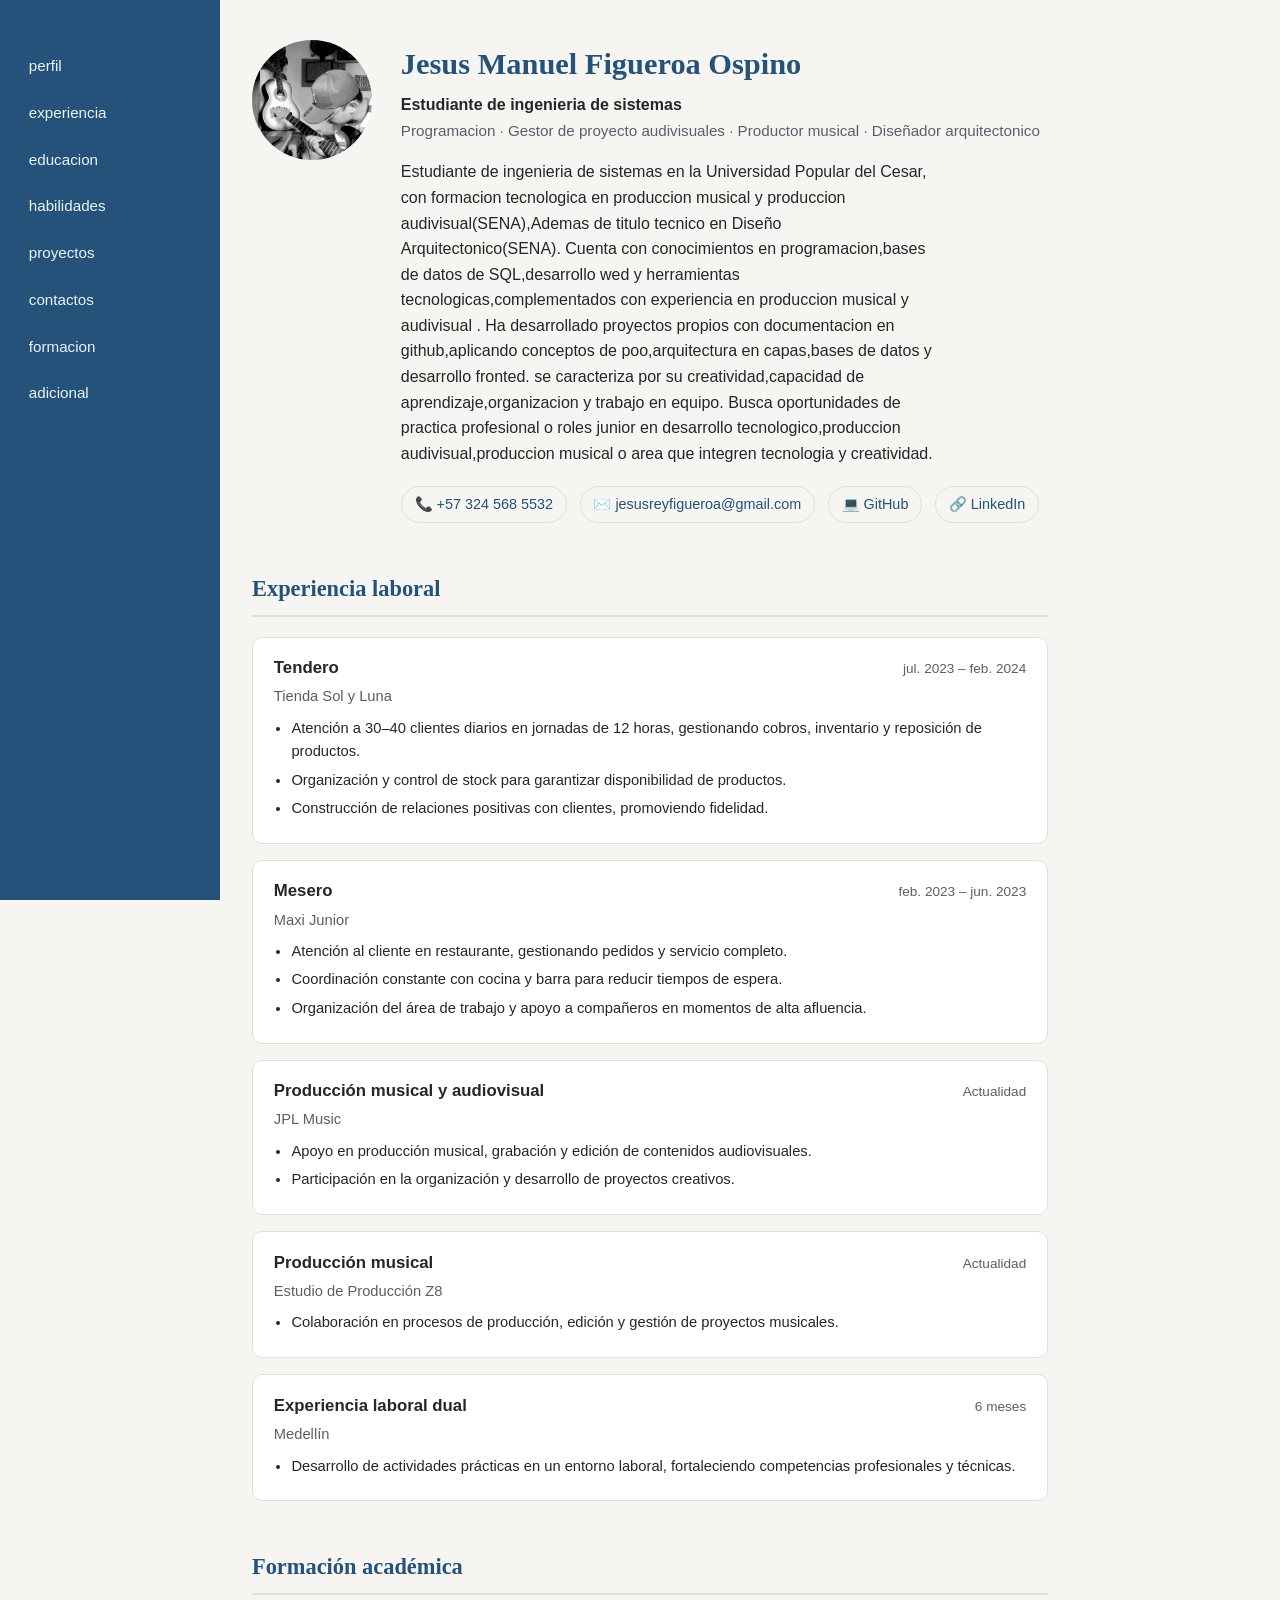
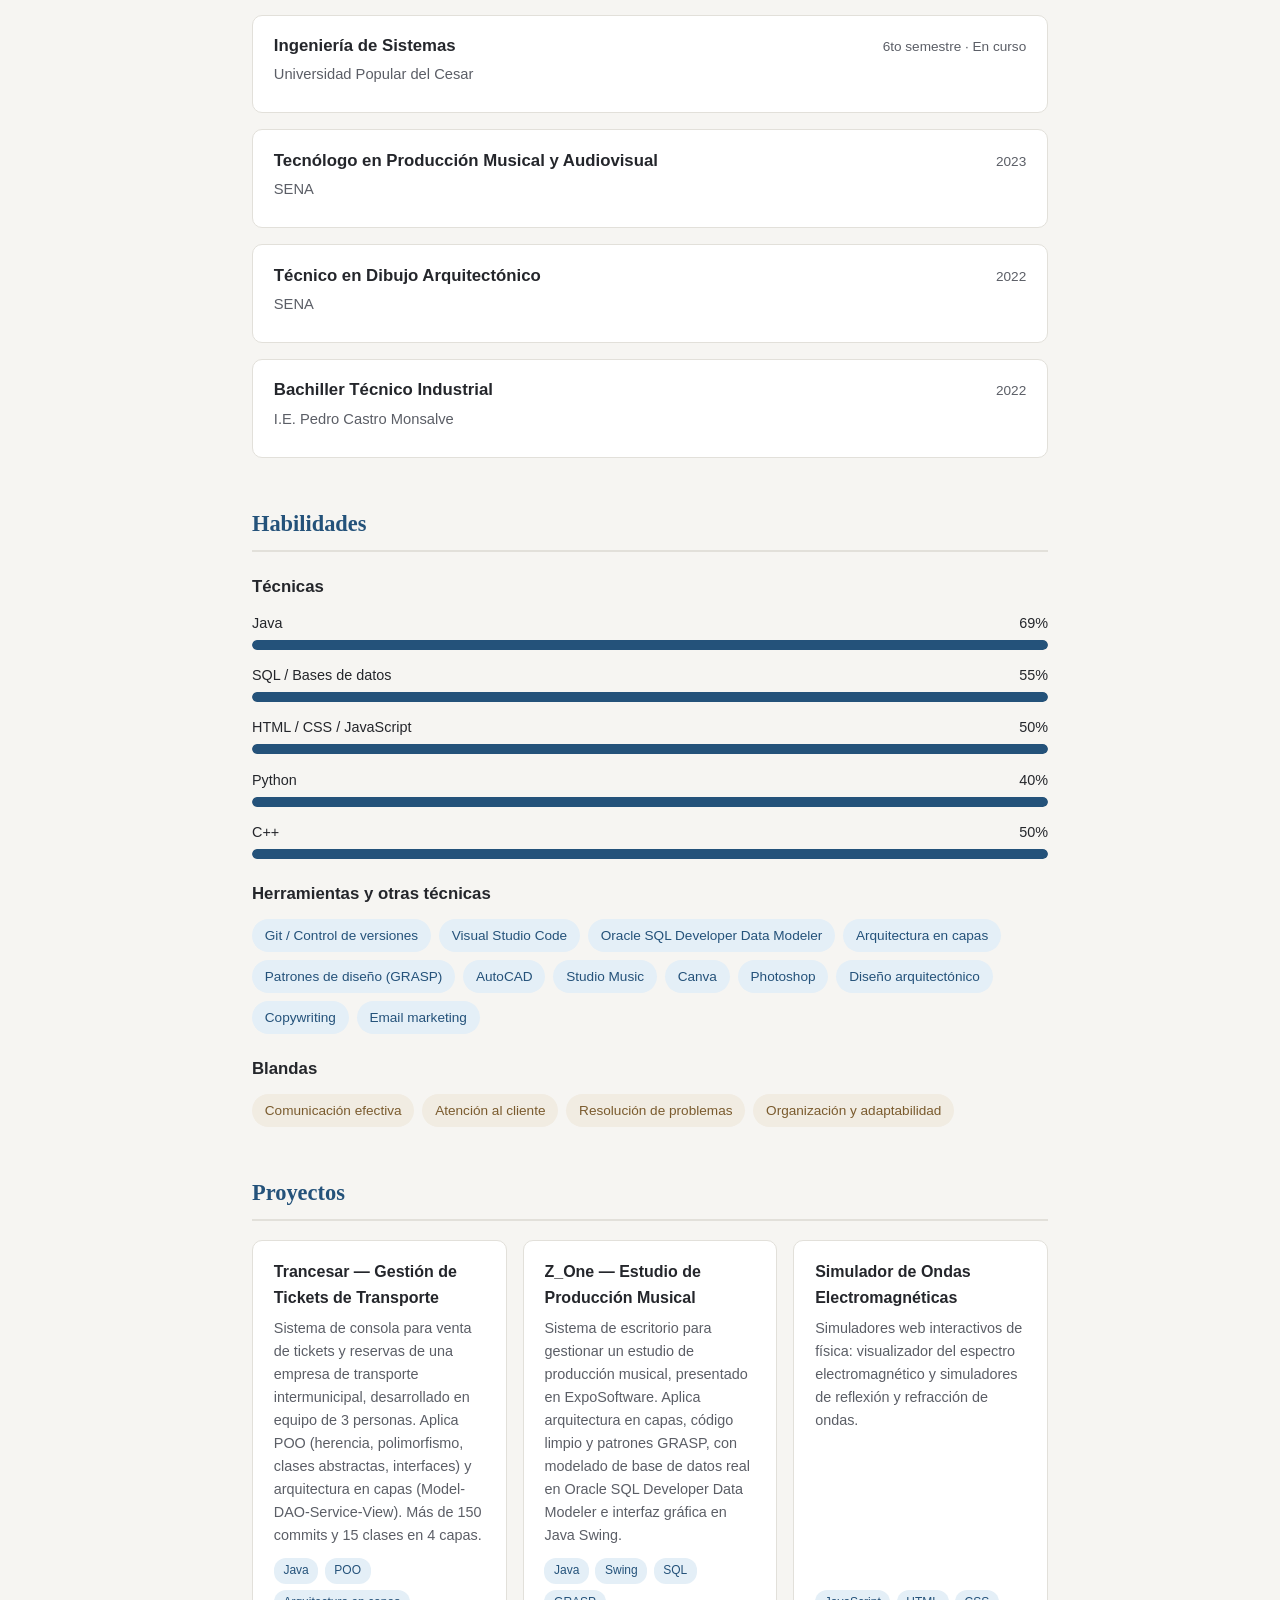
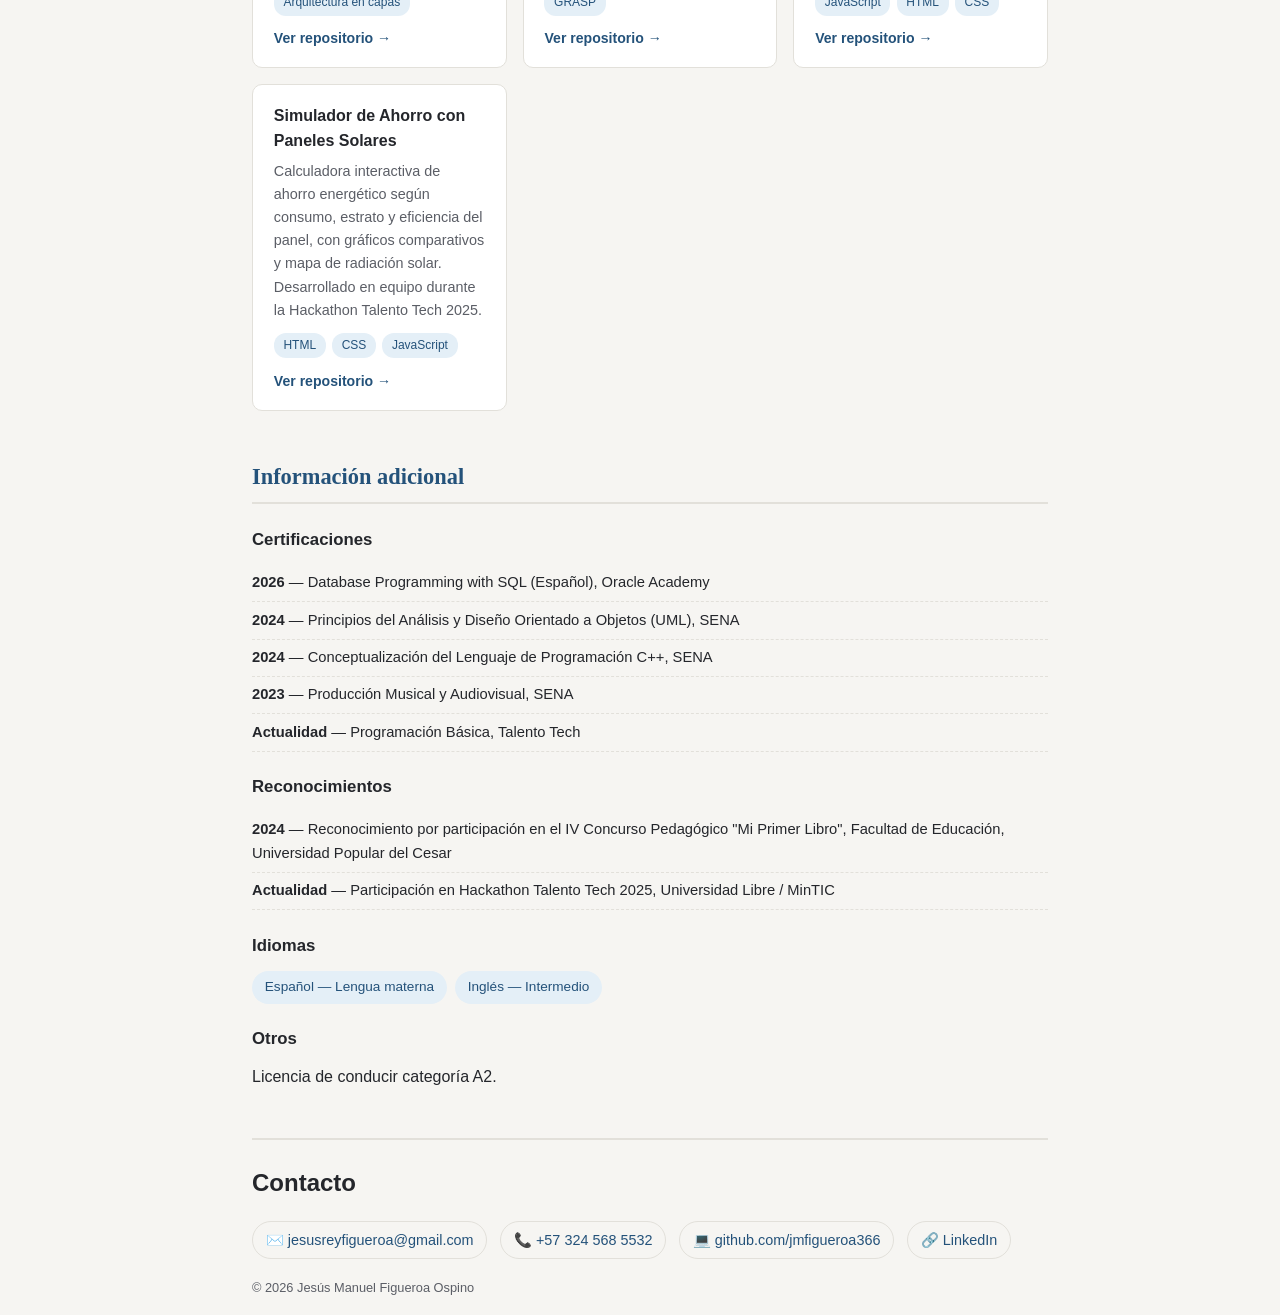
<file: index.html>
<!DOCTYPE html>
<html lang="es">
<head>
    <meta charset="UTF-8">
    <meta name="viewport" content="width=device-width, initial-scale=1.0">
    <title>Hoja de vida - jesus manuel figueroa ospino</title>
    <link rel="stylesheet" href="style.css">
</head>

<body>
    <input type="checkbox" id="menu-check">
    <nav id="nav-lateral">
    <label for="menu-check" class="nav-toggle" aria-label="abrir menu">☰</label>
    <ul id="nav-lista">
        <li><a href="#perfil">perfil</a></li>
        <li><a href="#experiencia">experiencia</a></li>
        <li><a href="#formacion">educacion</a></li>
        <li><a href="#habilidades">habilidades</a></li>
        <li><a href="#proyectos">proyectos</a></li>
        <li><a href="#contacto">contactos</a></li>
        <li><a href="#formacion">formacion</a></li>
        <li><a href="#adicional">adicional</a></li>
    </ul>
    </nav>
    <main>
        <header class="encabezado" id="perfil">
            <div class="foto-wrap">
              <img src="jesus.jpg" alt="Jesús Figueroa" class="foto">
            </div>
            <div>
                <h1>Jesus Manuel Figueroa Ospino</h1>
                <p class="titulo"> Estudiante de ingenieria de sistemas </p>
              <p class="subtitulo"> Programacion · Gestor de proyecto audivisuales · Productor musical · Diseñador arquitectonico </p>
            <p class="perfil-texto">
                Estudiante de ingenieria de sistemas en la Universidad Popular del Cesar,
                con formacion tecnologica en produccion musical y produccion audivisual(SENA),Ademas
                de titulo tecnico en Diseño Arquitectonico(SENA).
                
                Cuenta con conocimientos en programacion,bases de datos de SQL,desarrollo wed y
                herramientas tecnologicas,complementados con experiencia en produccion musical y audivisual . 
                
                Ha desarrollado proyectos propios con documentacion en github,aplicando
                conceptos de poo,arquitectura en capas,bases de datos y desarrollo fronted.

                se caracteriza por su creatividad,capacidad de aprendizaje,organizacion y trabajo
                en equipo.

                Busca oportunidades de practica profesional o roles junior en desarrollo tecnologico,produccion audivisual,produccion musical o area que integren
                tecnologia y creatividad.
            </p>
            <div class="contacto-rapido">
          <a href="tel:+573245685532">📞 +57 324 568 5532</a>
          <a href="mailto:jesusreyfigueroa@gmail.com">✉️ jesusreyfigueroa@gmail.com</a>
          <a href="https://github.com/jmfigueroa366" target="_blank" rel="noopener">💻 GitHub</a>
          <a href="https://www.linkedin.com/in/jesus-figueroa-876b9131a" target="_blank" rel="noopener">🔗 LinkedIn</a>
        </div>
            </div>
        </header>
         <section class="seccion" id="experiencia">
      <h2>Experiencia laboral</h2>
 
      <div class="tarjeta">
        <div class="tarjeta-cabecera">
          <h3>Tendero</h3>
          <span class="periodo">jul. 2023 – feb. 2024</span>
        </div>
        <p class="institucion">Tienda Sol y Luna</p>
        <ul>
          <li>Atención a 30–40 clientes diarios en jornadas de 12 horas, gestionando cobros, inventario y reposición de productos.</li>
          <li>Organización y control de stock para garantizar disponibilidad de productos.</li>
          <li>Construcción de relaciones positivas con clientes, promoviendo fidelidad.</li>
        </ul>
      </div>
 
      <div class="tarjeta">
        <div class="tarjeta-cabecera">
          <h3>Mesero</h3>
          <span class="periodo">feb. 2023 – jun. 2023</span>
        </div>
        <p class="institucion">Maxi Junior</p>
        <ul>
          <li>Atención al cliente en restaurante, gestionando pedidos y servicio completo.</li>
          <li>Coordinación constante con cocina y barra para reducir tiempos de espera.</li>
          <li>Organización del área de trabajo y apoyo a compañeros en momentos de alta afluencia.</li>
        </ul>
      </div>

      <div class="tarjeta">
        <div class="tarjeta-cabecera">
          <h3>Producción musical y audiovisual</h3>
          <span class="periodo">Actualidad</span>
        </div>
        <p class="institucion">JPL Music</p>
        <ul>
          <li>Apoyo en producción musical, grabación y edición de contenidos audiovisuales.</li>
          <li>Participación en la organización y desarrollo de proyectos creativos.</li>
        </ul>
      </div>

      <div class="tarjeta">
        <div class="tarjeta-cabecera">
          <h3>Producción musical</h3>
          <span class="periodo">Actualidad</span>
        </div>
        <p class="institucion">Estudio de Producción Z8</p>
        <ul>
          <li>Colaboración en procesos de producción, edición y gestión de proyectos musicales.</li>
        </ul>
      </div>

      <div class="tarjeta">
        <div class="tarjeta-cabecera">
          <h3>Experiencia laboral dual</h3>
          <span class="periodo">6 meses</span>
        </div>
        <p class="institucion">Medellín</p>
        <ul>
          <li>Desarrollo de actividades prácticas en un entorno laboral, fortaleciendo competencias profesionales y técnicas.</li>
        </ul>
      </div>
    </section>

    <section class="seccion" id="formacion">
      <h2>Formación académica</h2>
 
      <div class="tarjeta">
        <div class="tarjeta-cabecera">
          <h3>Ingeniería de Sistemas</h3>
          <span class="periodo">6to semestre · En curso</span>
        </div>
        <p class="institucion">Universidad Popular del Cesar</p>
      </div>

      <div class="tarjeta">
        <div class="tarjeta-cabecera">
          <h3>Tecnólogo en Producción Musical y Audiovisual</h3>
          <span class="periodo">2023</span>
        </div>
        <p class="institucion">SENA</p>
      </div>
 
      <div class="tarjeta">
        <div class="tarjeta-cabecera">
          <h3>Técnico en Dibujo Arquitectónico</h3>
          <span class="periodo">2022</span>
        </div>
        <p class="institucion">SENA</p>
      </div>
 
      <div class="tarjeta">
        <div class="tarjeta-cabecera">
          <h3>Bachiller Técnico Industrial</h3>
          <span class="periodo">2022</span>
        </div>
        <p class="institucion">I.E. Pedro Castro Monsalve</p>
      </div>
    </section>

    <section class="seccion" id="habilidades">
      <h2>Habilidades</h2>
 
      <h3 class="subtitulo-seccion">Técnicas</h3>
      <!-- El porcentaje se controla solo con CSS: la clase nivel-85 define
           el ancho final de la barra (ver style.css) -->
      <div class="barra-grupo">
        <div class="barra">
          <div class="barra-info"><span>Java</span><span>69%</span></div>
          <div class="barra-fondo"><div class="barra-relleno nivel-69"></div></div>
        </div>
        <div class="barra">
          <div class="barra-info"><span>SQL / Bases de datos</span><span>55%</span></div>
          <div class="barra-fondo"><div class="barra-relleno nivel-55"></div></div>
        </div>
        <div class="barra">
          <div class="barra-info"><span>HTML / CSS / JavaScript</span><span>50%</span></div>
          <div class="barra-fondo"><div class="barra-relleno nivel-50"></div></div>
        </div>
        <div class="barra">
          <div class="barra-info"><span>Python</span><span>40%</span></div>
          <div class="barra-fondo"><div class="barra-relleno nivel-40"></div></div>
        </div>
        <div class="barra">
          <div class="barra-info"><span>C++</span><span>50%</span></div>
          <div class="barra-fondo"><div class="barra-relleno nivel-50"></div></div>
        </div>
      </div>
 
      <h3 class="subtitulo-seccion">Herramientas y otras técnicas</h3>
      <div class="badges">
        <span class="badge">Git / Control de versiones</span>
        <span class="badge">Visual Studio Code</span>
        <span class="badge">Oracle SQL Developer Data Modeler</span>
        <span class="badge">Arquitectura en capas</span>
        <span class="badge">Patrones de diseño (GRASP)</span>
        <span class="badge">AutoCAD</span>
        <span class="badge">Studio Music</span>
        <span class="badge">Canva</span>
        <span class="badge">Photoshop</span>
        <span class="badge">Diseño arquitectónico</span>
        <span class="badge">Copywriting</span>
        <span class="badge">Email marketing</span>
      </div>
 
      <h3 class="subtitulo-seccion">Blandas</h3>
      <div class="badges">
        <span class="badge badge-alt">Comunicación efectiva</span>
        <span class="badge badge-alt">Atención al cliente</span>
        <span class="badge badge-alt">Resolución de problemas</span>
        <span class="badge badge-alt">Organización y adaptabilidad</span>
      </div>
    </section>

    <section class="seccion" id="proyectos">
      <h2>Proyectos</h2>
      <div class="proyectos-grid">
 
        <div class="proyecto-tarjeta">
          <h3>Trancesar — Gestión de Tickets de Transporte</h3>
          <p>Sistema de consola para venta de tickets y reservas de una empresa de transporte intermunicipal, desarrollado en equipo de 3 personas. Aplica POO (herencia, polimorfismo, clases abstractas, interfaces) y arquitectura en capas (Model-DAO-Service-View). Más de 150 commits y 15 clases en 4 capas.</p>
          <div class="proyecto-tecnologias">
            <span>Java</span><span>POO</span><span>Arquitectura en capas</span>
          </div>
          <a href="https://github.com/jmfigueroa366/Trancesar" target="_blank" rel="noopener">Ver repositorio →</a>
        </div>
 
        <div class="proyecto-tarjeta">
          <h3>Z_One — Estudio de Producción Musical</h3>
          <p>Sistema de escritorio para gestionar un estudio de producción musical, presentado en ExpoSoftware. Aplica arquitectura en capas, código limpio y patrones GRASP, con modelado de base de datos real en Oracle SQL Developer Data Modeler e interfaz gráfica en Java Swing.</p>
          <div class="proyecto-tecnologias">
            <span>Java</span><span>Swing</span><span>SQL</span><span>GRASP</span>
          </div>
          <a href="https://github.com/jmfigueroa366/z_one" target="_blank" rel="noopener">Ver repositorio →</a>
        </div>
 
        <div class="proyecto-tarjeta">
          <h3>Simulador de Ondas Electromagnéticas</h3>
          <p>Simuladores web interactivos de física: visualizador del espectro electromagnético y simuladores de reflexión y refracción de ondas.</p>
          <div class="proyecto-tecnologias">
            <span>JavaScript</span><span>HTML</span><span>CSS</span>
          </div>
          <a href="https://github.com/jmfigueroa366/Onda_electromagneticas" target="_blank" rel="noopener">Ver repositorio →</a>
        </div>
 
        <div class="proyecto-tarjeta">
          <h3>Simulador de Ahorro con Paneles Solares</h3>
          <p>Calculadora interactiva de ahorro energético según consumo, estrato y eficiencia del panel, con gráficos comparativos y mapa de radiación solar. Desarrollado en equipo durante la Hackathon Talento Tech 2025.</p>
          <div class="proyecto-tecnologias">
            <span>HTML</span><span>CSS</span><span>JavaScript</span>
          </div>
          <a href="https://github.com/JesusC2003/TalentoTech" target="_blank" rel="noopener">Ver repositorio →</a>
        </div>
 
      </div>
    </section>

<section class="seccion" id="adicional">
      <h2>Información adicional</h2>
 
      <h3 class="subtitulo-seccion">Certificaciones</h3>
      <ul class="lista-simple">
        <li><strong>2026</strong> — Database Programming with SQL (Español), Oracle Academy</li>
        <li><strong>2024</strong> — Principios del Análisis y Diseño Orientado a Objetos (UML), SENA</li>
        <li><strong>2024</strong> — Conceptualización del Lenguaje de Programación C++, SENA</li>
        <li><strong>2023</strong> — Producción Musical y Audiovisual, SENA</li>
        <li><strong>Actualidad</strong> — Programación Básica, Talento Tech</li>
      </ul>
 
      <h3 class="subtitulo-seccion">Reconocimientos</h3>
      <ul class="lista-simple">
        <li><strong>2024</strong> — Reconocimiento por participación en el IV Concurso Pedagógico "Mi Primer Libro", Facultad de Educación, Universidad Popular del Cesar</li>
        <li><strong>Actualidad</strong> — Participación en Hackathon Talento Tech 2025, Universidad Libre / MinTIC</li>
      </ul>
 
      <h3 class="subtitulo-seccion">Idiomas</h3>
      <div class="badges">
        <span class="badge">Español — Lengua materna</span>
        <span class="badge">Inglés — Intermedio</span>
      </div>
 
      <h3 class="subtitulo-seccion">Otros</h3>
      <p>Licencia de conducir categoría A2.</p>
    </section>
    
<footer class="pie" id="contacto">
      <h2>Contacto</h2>
      <div class="contacto-rapido">
        <a href="mailto:jesusreyfigueroa@gmail.com">✉️ jesusreyfigueroa@gmail.com</a>
        <a href="tel:+573245685532">📞 +57 324 568 5532</a>
        <a href="https://github.com/jmfigueroa366" target="_blank" rel="noopener">💻 github.com/jmfigueroa366</a>
        <a href="https://www.linkedin.com/in/jesus-figueroa-876b9131a" target="_blank" rel="noopener">🔗 LinkedIn</a>
      </div>
      <!-- El año va escrito a mano porque sin JavaScript no se puede calcular automáticamente -->
      <p class="derechos">© 2026 Jesús Manuel Figueroa Ospino</p>
    </footer>

    </main>
</body>
</html>
</file>
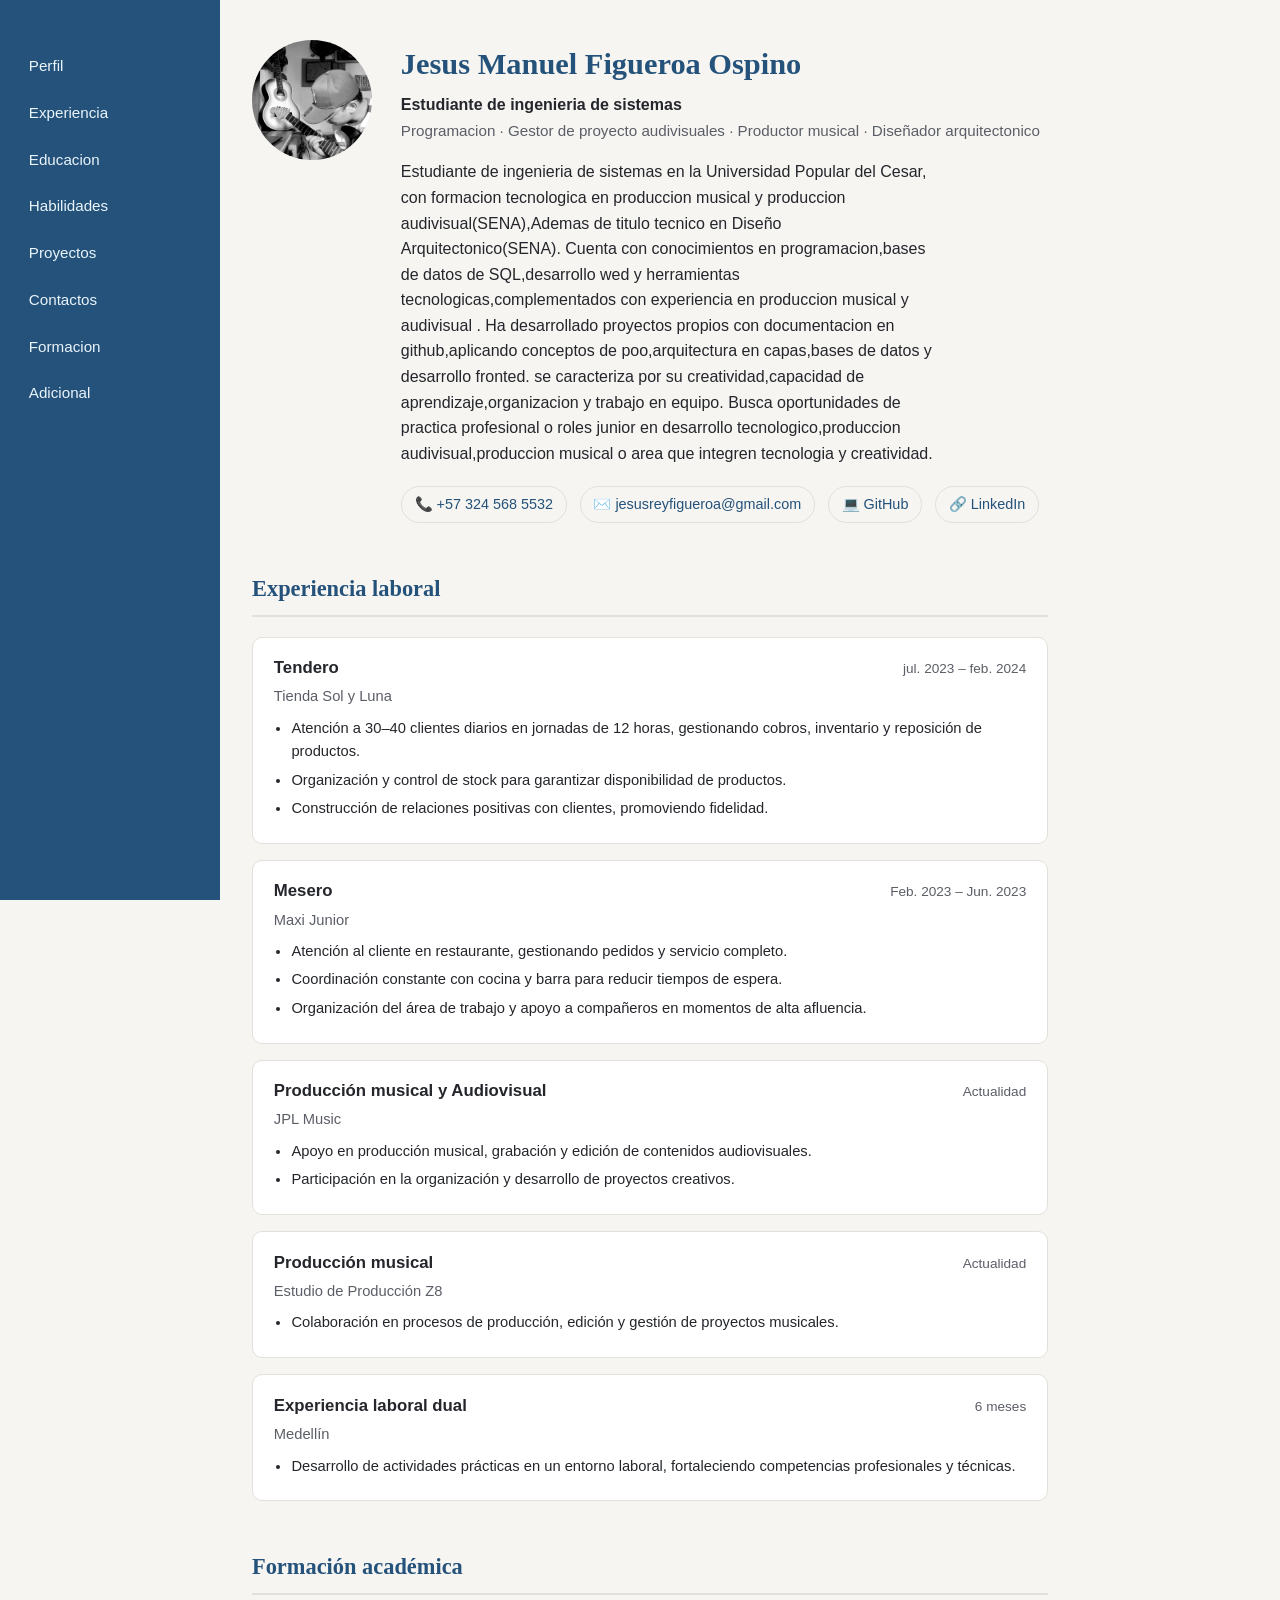
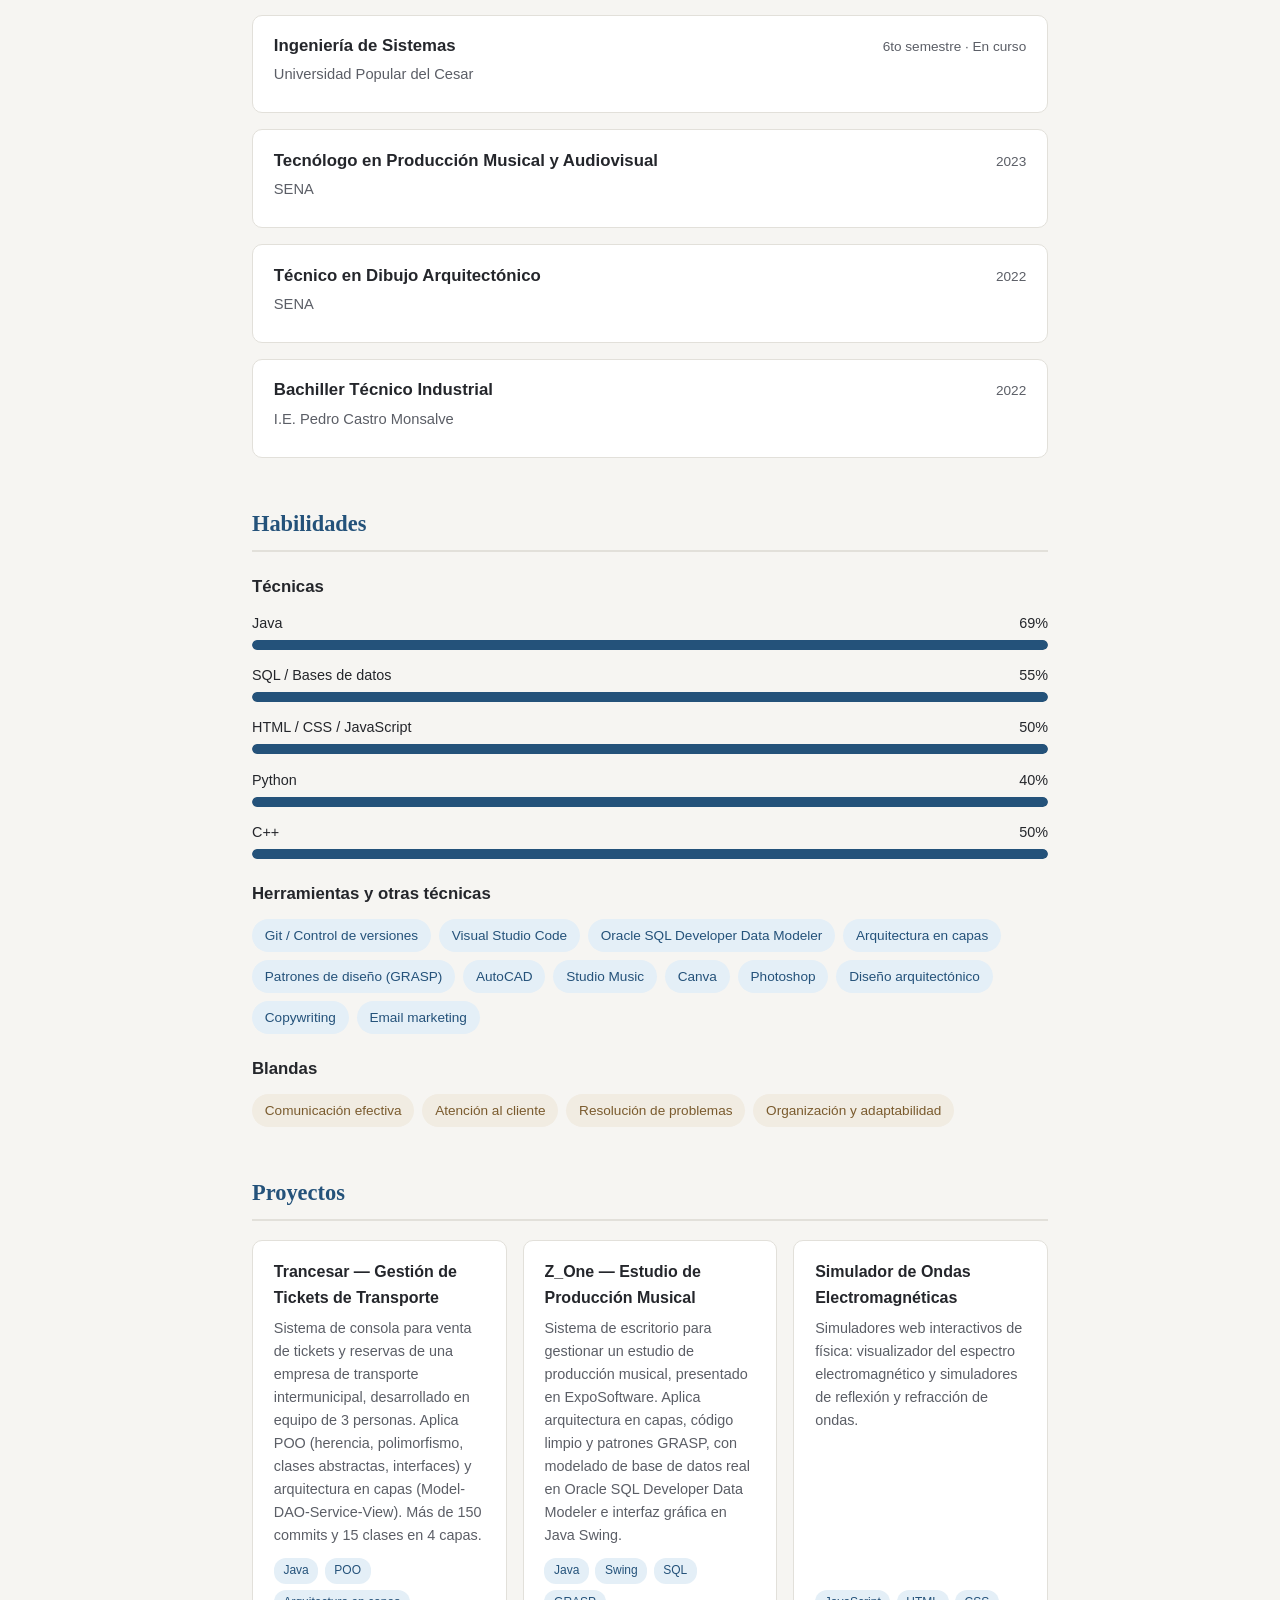
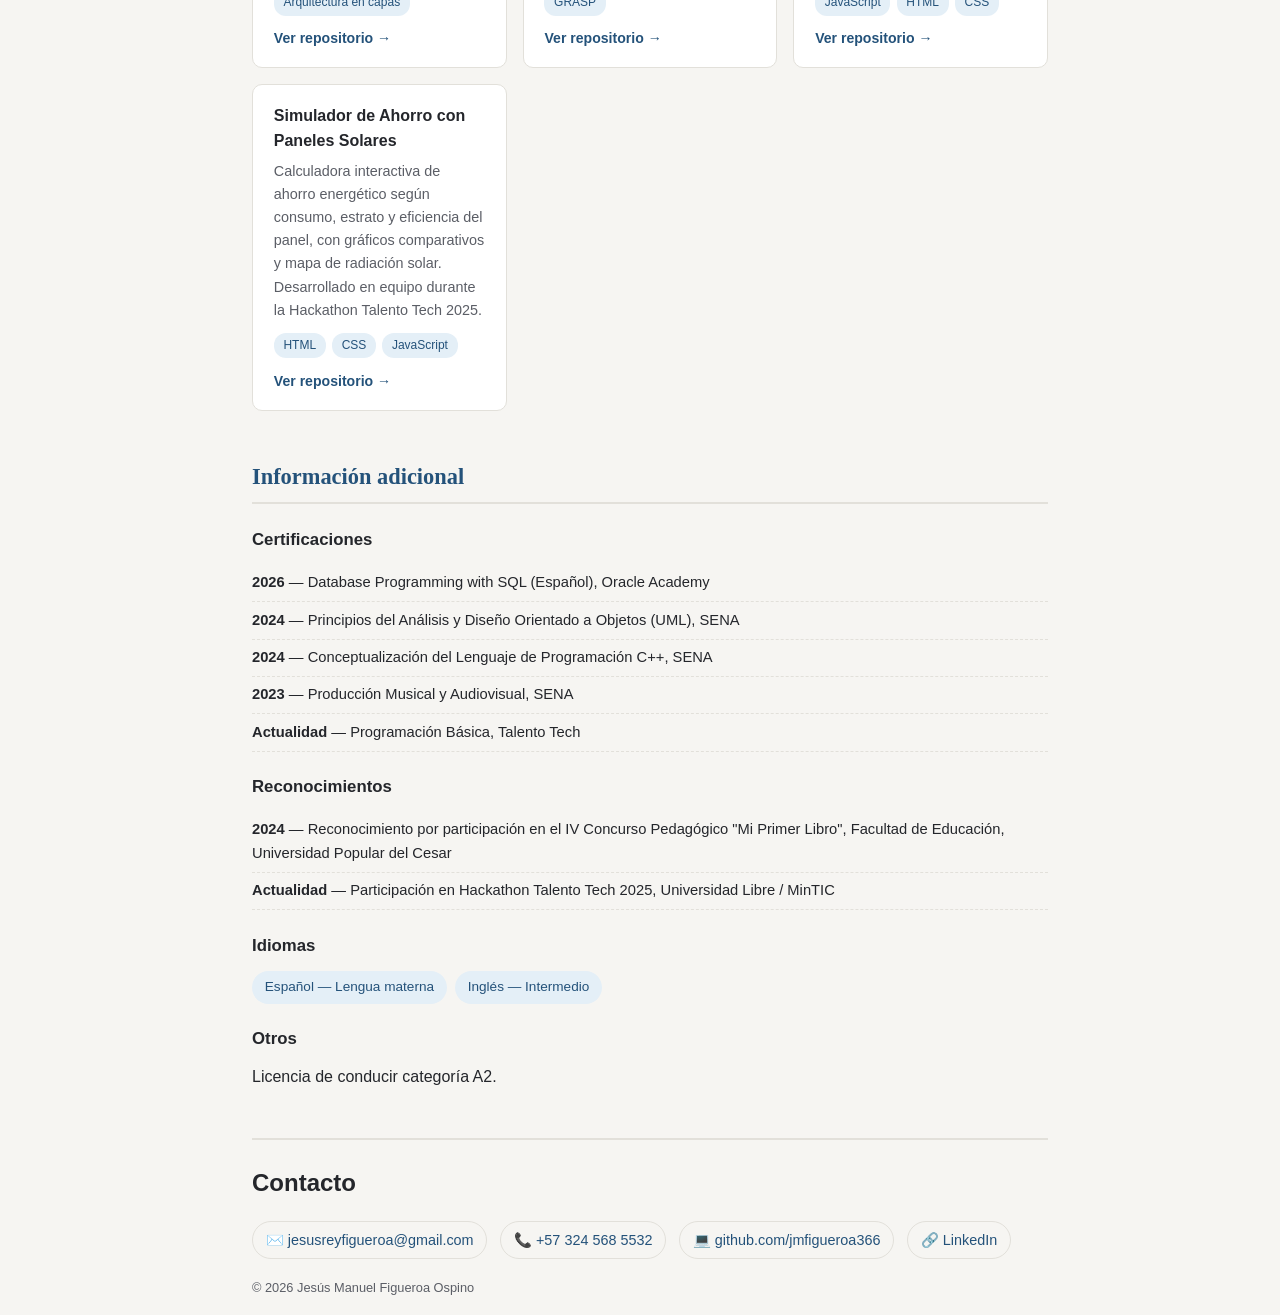
<file: hoja_1.html>
<!DOCTYPE html>
<html lang="es">
<head>
    <meta charset="UTF-8">
    <meta name="viewport" content="width=device-width, initial-scale=1.0">
    <title>Hoja de vida - jesus manuel figueroa ospino</title>
    <link rel="stylesheet" href="style.css">
</head>

<body>
    <input type="checkbox" id="menu-check">
    <nav id="nav-lateral">
    <label for="menu-check" class="nav-toggle" aria-label="abrir menu">☰</label>
    <ul id="nav-lista">
        <li><a href="#perfil">Perfil</a></li>
        <li><a href="#experiencia">Experiencia</a></li>
        <li><a href="#formacion">Educacion</a></li>
        <li><a href="#habilidades">Habilidades</a></li>
        <li><a href="#proyectos">Proyectos</a></li>
        <li><a href="#contacto">Contactos</a></li>
        <li><a href="#formacion">Formacion</a></li>
        <li><a href="#adicional">Adicional</a></li>
    </ul>
    </nav>
    <main>
        <header class="encabezado" id="perfil">
            <div class="foto-wrap">
              <img src="jesus.jpg" alt="Jesús Figueroa" class="foto">
            </div>
            <div>
                <h1>Jesus Manuel Figueroa Ospino</h1>
                <p class="titulo"> Estudiante de ingenieria de sistemas </p>
              <p class="subtitulo"> Programacion · Gestor de proyecto audivisuales · Productor musical · Diseñador arquitectonico </p>
            <p class="perfil-texto">
                Estudiante de ingenieria de sistemas en la Universidad Popular del Cesar,
                con formacion tecnologica en produccion musical y produccion audivisual(SENA),Ademas
                de titulo tecnico en Diseño Arquitectonico(SENA).
                
                Cuenta con conocimientos en programacion,bases de datos de SQL,desarrollo wed y
                herramientas tecnologicas,complementados con experiencia en produccion musical y audivisual . 
                
                Ha desarrollado proyectos propios con documentacion en github,aplicando
                conceptos de poo,arquitectura en capas,bases de datos y desarrollo fronted.

                se caracteriza por su creatividad,capacidad de aprendizaje,organizacion y trabajo
                en equipo.

                Busca oportunidades de practica profesional o roles junior en desarrollo tecnologico,produccion audivisual,produccion musical o area que integren
                tecnologia y creatividad.
            </p>
            <div class="contacto-rapido">
          <a href="tel:+573245685532">📞 +57 324 568 5532</a>
          <a href="mailto:jesusreyfigueroa@gmail.com">✉️ jesusreyfigueroa@gmail.com</a>
          <a href="https://github.com/jmfigueroa366" target="_blank" rel="noopener">💻 GitHub</a>
          <a href="https://www.linkedin.com/in/jesus-figueroa-876b9131a" target="_blank" rel="noopener">🔗 LinkedIn</a>
        </div>
            </div>
        </header>
         <section class="seccion" id="experiencia">
      <h2>Experiencia laboral</h2>
 
      <div class="tarjeta">
        <div class="tarjeta-cabecera">
          <h3>Tendero</h3>
          <span class="periodo">jul. 2023 – feb. 2024</span>
        </div>
        <p class="institucion">Tienda Sol y Luna</p>
        <ul>
          <li>Atención a 30–40 clientes diarios en jornadas de 12 horas, gestionando cobros, inventario y reposición de productos.</li>
          <li>Organización y control de stock para garantizar disponibilidad de productos.</li>
          <li>Construcción de relaciones positivas con clientes, promoviendo fidelidad.</li>
        </ul>
      </div>
 
      <div class="tarjeta">
        <div class="tarjeta-cabecera">
          <h3>Mesero</h3>
          <span class="periodo">Feb. 2023 – Jun. 2023</span>
        </div>
        <p class="institucion">Maxi Junior</p>
        <ul>
          <li>Atención al cliente en restaurante, gestionando pedidos y servicio completo.</li>
          <li>Coordinación constante con cocina y barra para reducir tiempos de espera.</li>
          <li>Organización del área de trabajo y apoyo a compañeros en momentos de alta afluencia.</li>
        </ul>
      </div>

      <div class="tarjeta">
        <div class="tarjeta-cabecera">
          <h3>Producción musical y Audiovisual</h3>
          <span class="periodo">Actualidad</span>
        </div>
        <p class="institucion">JPL Music</p>
        <ul>
          <li>Apoyo en producción musical, grabación y edición de contenidos audiovisuales.</li>
          <li>Participación en la organización y desarrollo de proyectos creativos.</li>
        </ul>
      </div>

      <div class="tarjeta">
        <div class="tarjeta-cabecera">
          <h3>Producción musical</h3>
          <span class="periodo">Actualidad</span>
        </div>
        <p class="institucion">Estudio de Producción Z8</p>
        <ul>
          <li>Colaboración en procesos de producción, edición y gestión de proyectos musicales.</li>
        </ul>
      </div>

      <div class="tarjeta">
        <div class="tarjeta-cabecera">
          <h3>Experiencia laboral dual</h3>
          <span class="periodo">6 meses</span>
        </div>
        <p class="institucion">Medellín</p>
        <ul>
          <li>Desarrollo de actividades prácticas en un entorno laboral, fortaleciendo competencias profesionales y técnicas.</li>
        </ul>
      </div>
    </section>

    <section class="seccion" id="formacion">
      <h2>Formación académica</h2>
 
      <div class="tarjeta">
        <div class="tarjeta-cabecera">
          <h3>Ingeniería de Sistemas</h3>
          <span class="periodo">6to semestre · En curso</span>
        </div>
        <p class="institucion">Universidad Popular del Cesar</p>
      </div>

      <div class="tarjeta">
        <div class="tarjeta-cabecera">
          <h3>Tecnólogo en Producción Musical y Audiovisual</h3>
          <span class="periodo">2023</span>
        </div>
        <p class="institucion">SENA</p>
      </div>
 
      <div class="tarjeta">
        <div class="tarjeta-cabecera">
          <h3>Técnico en Dibujo Arquitectónico</h3>
          <span class="periodo">2022</span>
        </div>
        <p class="institucion">SENA</p>
      </div>
 
      <div class="tarjeta">
        <div class="tarjeta-cabecera">
          <h3>Bachiller Técnico Industrial</h3>
          <span class="periodo">2022</span>
        </div>
        <p class="institucion">I.E. Pedro Castro Monsalve</p>
      </div>
    </section>

    <section class="seccion" id="habilidades">
      <h2>Habilidades</h2>
 
      <h3 class="subtitulo-seccion">Técnicas</h3>
      <!-- El porcentaje se controla solo con CSS: la clase nivel-85 define
           el ancho final de la barra (ver style.css) -->
      <div class="barra-grupo">
        <div class="barra">
          <div class="barra-info"><span>Java</span><span>69%</span></div>
          <div class="barra-fondo"><div class="barra-relleno nivel-69"></div></div>
        </div>
        <div class="barra">
          <div class="barra-info"><span>SQL / Bases de datos</span><span>55%</span></div>
          <div class="barra-fondo"><div class="barra-relleno nivel-55"></div></div>
        </div>
        <div class="barra">
          <div class="barra-info"><span>HTML / CSS / JavaScript</span><span>50%</span></div>
          <div class="barra-fondo"><div class="barra-relleno nivel-50"></div></div>
        </div>
        <div class="barra">
          <div class="barra-info"><span>Python</span><span>40%</span></div>
          <div class="barra-fondo"><div class="barra-relleno nivel-40"></div></div>
        </div>
        <div class="barra">
          <div class="barra-info"><span>C++</span><span>50%</span></div>
          <div class="barra-fondo"><div class="barra-relleno nivel-50"></div></div>
        </div>
      </div>
 
      <h3 class="subtitulo-seccion">Herramientas y otras técnicas</h3>
      <div class="badges">
        <span class="badge">Git / Control de versiones</span>
        <span class="badge">Visual Studio Code</span>
        <span class="badge">Oracle SQL Developer Data Modeler</span>
        <span class="badge">Arquitectura en capas</span>
        <span class="badge">Patrones de diseño (GRASP)</span>
        <span class="badge">AutoCAD</span>
        <span class="badge">Studio Music</span>
        <span class="badge">Canva</span>
        <span class="badge">Photoshop</span>
        <span class="badge">Diseño arquitectónico</span>
        <span class="badge">Copywriting</span>
        <span class="badge">Email marketing</span>
      </div>
 
      <h3 class="subtitulo-seccion">Blandas</h3>
      <div class="badges">
        <span class="badge badge-alt">Comunicación efectiva</span>
        <span class="badge badge-alt">Atención al cliente</span>
        <span class="badge badge-alt">Resolución de problemas</span>
        <span class="badge badge-alt">Organización y adaptabilidad</span>
      </div>
    </section>

    <section class="seccion" id="proyectos">
      <h2>Proyectos</h2>
      <div class="proyectos-grid">
 
        <div class="proyecto-tarjeta">
          <h3>Trancesar — Gestión de Tickets de Transporte</h3>
          <p>Sistema de consola para venta de tickets y reservas de una empresa de transporte intermunicipal, desarrollado en equipo de 3 personas. Aplica POO (herencia, polimorfismo, clases abstractas, interfaces) y arquitectura en capas (Model-DAO-Service-View). Más de 150 commits y 15 clases en 4 capas.</p>
          <div class="proyecto-tecnologias">
            <span>Java</span><span>POO</span><span>Arquitectura en capas</span>
          </div>
          <a href="https://github.com/jmfigueroa366/Trancesar" target="_blank" rel="noopener">Ver repositorio →</a>
        </div>
 
        <div class="proyecto-tarjeta">
          <h3>Z_One — Estudio de Producción Musical</h3>
          <p>Sistema de escritorio para gestionar un estudio de producción musical, presentado en ExpoSoftware. Aplica arquitectura en capas, código limpio y patrones GRASP, con modelado de base de datos real en Oracle SQL Developer Data Modeler e interfaz gráfica en Java Swing.</p>
          <div class="proyecto-tecnologias">
            <span>Java</span><span>Swing</span><span>SQL</span><span>GRASP</span>
          </div>
          <a href="https://github.com/jmfigueroa366/z_one" target="_blank" rel="noopener">Ver repositorio →</a>
        </div>
 
        <div class="proyecto-tarjeta">
          <h3>Simulador de Ondas Electromagnéticas</h3>
          <p>Simuladores web interactivos de física: visualizador del espectro electromagnético y simuladores de reflexión y refracción de ondas.</p>
          <div class="proyecto-tecnologias">
            <span>JavaScript</span><span>HTML</span><span>CSS</span>
          </div>
          <a href="https://github.com/jmfigueroa366/Onda_electromagneticas" target="_blank" rel="noopener">Ver repositorio →</a>
        </div>
 
        <div class="proyecto-tarjeta">
          <h3>Simulador de Ahorro con Paneles Solares</h3>
          <p>Calculadora interactiva de ahorro energético según consumo, estrato y eficiencia del panel, con gráficos comparativos y mapa de radiación solar. Desarrollado en equipo durante la Hackathon Talento Tech 2025.</p>
          <div class="proyecto-tecnologias">
            <span>HTML</span><span>CSS</span><span>JavaScript</span>
          </div>
          <a href="https://github.com/JesusC2003/TalentoTech" target="_blank" rel="noopener">Ver repositorio →</a>
        </div>
 
      </div>
    </section>

<section class="seccion" id="adicional">
      <h2>Información adicional</h2>
 
      <h3 class="subtitulo-seccion">Certificaciones</h3>
      <ul class="lista-simple">
        <li><strong>2026</strong> — Database Programming with SQL (Español), Oracle Academy</li>
        <li><strong>2024</strong> — Principios del Análisis y Diseño Orientado a Objetos (UML), SENA</li>
        <li><strong>2024</strong> — Conceptualización del Lenguaje de Programación C++, SENA</li>
        <li><strong>2023</strong> — Producción Musical y Audiovisual, SENA</li>
        <li><strong>Actualidad</strong> — Programación Básica, Talento Tech</li>
      </ul>
 
      <h3 class="subtitulo-seccion">Reconocimientos</h3>
      <ul class="lista-simple">
        <li><strong>2024</strong> — Reconocimiento por participación en el IV Concurso Pedagógico "Mi Primer Libro", Facultad de Educación, Universidad Popular del Cesar</li>
        <li><strong>Actualidad</strong> — Participación en Hackathon Talento Tech 2025, Universidad Libre / MinTIC</li>
      </ul>
 
      <h3 class="subtitulo-seccion">Idiomas</h3>
      <div class="badges">
        <span class="badge">Español — Lengua materna</span>
        <span class="badge">Inglés — Intermedio</span>
      </div>
 
      <h3 class="subtitulo-seccion">Otros</h3>
      <p>Licencia de conducir categoría A2.</p>
    </section>
    
<footer class="pie" id="contacto">
      <h2>Contacto</h2>
      <div class="contacto-rapido">
        <a href="mailto:jesusreyfigueroa@gmail.com">✉️ jesusreyfigueroa@gmail.com</a>
        <a href="tel:+573245685532">📞 +57 324 568 5532</a>
        <a href="https://github.com/jmfigueroa366" target="_blank" rel="noopener">💻 github.com/jmfigueroa366</a>
        <a href="https://www.linkedin.com/in/jesus-figueroa-876b9131a" target="_blank" rel="noopener">🔗 LinkedIn</a>
      </div>
      <!-- El año va escrito a mano porque sin JavaScript no se puede calcular automáticamente -->
      <p class="derechos">© 2026 Jesús Manuel Figueroa Ospino</p>
    </footer>

    </main>
</body>
</html>
</file>
<file: style.css>
/* ===== Variables ===== */
:root {
  --color-fondo: #f6f5f2;
  --color-tarjeta: #ffffff;
  --color-texto: #24262b;
  --color-texto-suave: #5b5e66;
  --color-primario: #24527a;
  --color-primario-claro: #e4eff7;
  --color-borde: #e2e0da;
  --fuente-titulo: Georgia, 'Times New Roman', serif;
  --fuente-texto: 'Segoe UI', Arial, sans-serif;
  --radio: 10px;
  --ancho-nav: 220px;
}

* {
  margin: 0;
  padding: 0;
  box-sizing: border-box;
}

html {
  /* Hace que los enlaces internos (#formacion, #proyectos...) se desplacen
     suavemente en lugar de saltar de golpe. Esto reemplaza el scrollIntoView
     que antes hacía JavaScript */
  scroll-behavior: smooth;
}

body {
  font-family: var(--fuente-texto);
  background: var(--color-fondo);
  color: var(--color-texto);
  line-height: 1.6;
}

/* El checkbox que controla el menú móvil se oculta visualmente,
   pero sigue funcionando al hacer clic en su <label> */
#menu-check {
  display: none;
}

/* ===== Navegación lateral fija ===== */
#nav-lateral {
  position: fixed;
  top: 0;
  left: 0;
  width: var(--ancho-nav);
  height: 100vh;
  background: var(--color-primario);
  padding: 2rem 1.2rem;
  overflow-y: auto;
}

#nav-lista {
  list-style: none;
  margin-top: 1rem;
}

#nav-lista li {
  margin-bottom: 0.6rem;
}

#nav-lista a {
  color: #eaf4fb;
  text-decoration: none;
  font-size: 0.95rem;
  display: block;
  padding: 0.4rem 0.6rem;
  border-radius: 6px;
  transition: background 0.2s ease, color 0.2s ease;
}

#nav-lista a:hover {
  background: rgba(255, 255, 255, 0.12);
  color: #ffffff;
}

.nav-toggle {
  display: none; /* solo se ve en móvil, ver media query */
}

/* ===== Contenido principal ===== */
main {
  margin-left: var(--ancho-nav);
  max-width: 860px;
  padding: 2.5rem 2rem 1rem;
}

/* ===== 1. Encabezado / información personal ===== */
.encabezado {
  display: flex;
  gap: 1.8rem;
  align-items: flex-start;
  margin-bottom: 3rem;
  scroll-margin-top: 1rem; /* evita que el título quede tapado al hacer scroll con # */
}

.foto-wrap {
  flex-shrink: 0;
}

.foto,
.foto-placeholder {
  width: 120px;
  height: 120px;
  border-radius: 50%;
  object-fit: cover;
}

.foto-placeholder {
  display: flex;
  align-items: center;
  justify-content: center;
  background: var(--color-primario);
  color: white;
  font-family: var(--fuente-titulo);
  font-size: 2.2rem;
}

.encabezado h1 {
  font-family: var(--fuente-titulo);
  font-size: 1.9rem;
  color: var(--color-primario);
}

.titulo {
  font-weight: 600;
  margin-top: 0.2rem;
}

.subtitulo {
  color: var(--color-texto-suave);
  font-size: 0.95rem;
  margin-top: 0.1rem;
}

.perfil-texto {
  margin-top: 1rem;
  max-width: 60ch;
}

.contacto-rapido {
  display: flex;
  flex-wrap: wrap;
  gap: 0.8rem;
  margin-top: 1.2rem;
}

.contacto-rapido a {
  color: var(--color-primario);
  text-decoration: none;
  font-size: 0.9rem;
  border: 1px solid var(--color-borde);
  padding: 0.4rem 0.8rem;
  border-radius: 20px;
  transition: background 0.2s ease;
}

.contacto-rapido a:hover {
  background: var(--color-primario-claro);
}

/* ===== Secciones generales ===== */
.seccion {
  margin-bottom: 3rem;
  scroll-margin-top: 1.5rem;
}

.seccion h2 {
  font-family: var(--fuente-titulo);
  font-size: 1.4rem;
  color: var(--color-primario);
  border-bottom: 2px solid var(--color-borde);
  padding-bottom: 0.5rem;
  margin-bottom: 1.2rem;
}

.subtitulo-seccion {
  font-size: 1.05rem;
  margin: 1.4rem 0 0.7rem;
  color: var(--color-texto);
}

/* ===== Tarjetas ===== */
.tarjeta {
  background: var(--color-tarjeta);
  border: 1px solid var(--color-borde);
  border-radius: var(--radio);
  padding: 1.1rem 1.3rem;
  margin-bottom: 1rem;
}

.tarjeta-cabecera {
  display: flex;
  justify-content: space-between;
  align-items: baseline;
  flex-wrap: wrap;
  gap: 0.4rem;
}

.tarjeta h3 {
  font-size: 1.05rem;
}

.periodo {
  font-size: 0.85rem;
  color: var(--color-texto-suave);
  white-space: nowrap;
}

.institucion {
  color: var(--color-texto-suave);
  font-size: 0.92rem;
  margin: 0.2rem 0 0.5rem;
}

.tarjeta ul {
  padding-left: 1.1rem;
  font-size: 0.92rem;
}

.tarjeta li {
  margin-bottom: 0.3rem;
}

/* ===== Barras de progreso (100% CSS, sin JavaScript) ===== */
.barra-grupo {
  display: flex;
  flex-direction: column;
  gap: 0.9rem;
}

.barra-info {
  display: flex;
  justify-content: space-between;
  font-size: 0.9rem;
  margin-bottom: 0.3rem;
}

.barra-fondo {
  background: var(--color-borde);
  border-radius: 20px;
  height: 10px;
  overflow: hidden;
}

.barra-relleno {
  height: 100%;
  background: var(--color-primario);
  border-radius: 20px;
  /* La animación "crecer" (definida abajo con @keyframes) hace que la barra
     se anime sola al cargar la página, sin necesitar JavaScript */
  animation: crecer 1.2s ease forwards;
}

/* Cada clase nivel-XX fija el ancho final distinto para cada habilidad */
.nivel-85 { --ancho-final: 85%; }
.nivel-80 { --ancho-final: 80%; }
.nivel-70 { --ancho-final: 70%; }
.nivel-65 { --ancho-final: 65%; }
.nivel-60 { --ancho-final: 60%; }

@keyframes crecer {
  from { width: 0%; }
  to   { width: var(--ancho-final); }
}

/* ===== Badges ===== */
.badges {
  display: flex;
  flex-wrap: wrap;
  gap: 0.5rem;
}

.badge {
  background: var(--color-primario-claro);
  color: var(--color-primario);
  font-size: 0.85rem;
  padding: 0.35rem 0.8rem;
  border-radius: 20px;
}

.badge-alt {
  background: #f1ece2;
  color: #7a5b2e;
}

/* ===== Proyectos ===== */
.proyectos-grid {
  display: grid;
  grid-template-columns: repeat(auto-fit, minmax(240px, 1fr));
  gap: 1rem;
}

.proyecto-tarjeta {
  background: var(--color-tarjeta);
  border: 1px solid var(--color-borde);
  border-radius: var(--radio);
  padding: 1.1rem 1.3rem;
  display: flex;
  flex-direction: column;
}

.proyecto-tarjeta h3 {
  font-size: 1rem;
  margin-bottom: 0.4rem;
}

.proyecto-tarjeta p {
  font-size: 0.9rem;
  color: var(--color-texto-suave);
  flex-grow: 1;
}

.proyecto-tecnologias {
  display: flex;
  flex-wrap: wrap;
  gap: 0.4rem;
  margin: 0.7rem 0;
}

.proyecto-tecnologias span {
  font-size: 0.75rem;
  background: var(--color-primario-claro);
  color: var(--color-primario);
  padding: 0.2rem 0.6rem;
  border-radius: 12px;
}

.proyecto-tarjeta a {
  color: var(--color-primario);
  font-size: 0.88rem;
  text-decoration: none;
  font-weight: 600;
}

.proyecto-tarjeta a:hover {
  text-decoration: underline;
}

/* ===== Listas simples ===== */
.lista-simple {
  list-style: none;
}

.lista-simple li {
  padding: 0.4rem 0;
  border-bottom: 1px dashed var(--color-borde);
  font-size: 0.92rem;
}

/* ===== Pie / contacto ===== */
.pie {
  border-top: 2px solid var(--color-borde);
  padding-top: 1.5rem;
  margin-top: 2rem;
  scroll-margin-top: 1.5rem;
}

.derechos {
  margin-top: 1.2rem;
  font-size: 0.8rem;
  color: var(--color-texto-suave);
}

/* ===== Botón "volver arriba" (es un <a>, no un <button>: no necesita JS) ===== */
#btn-arriba {
  position: fixed;
  bottom: 1.5rem;
  right: 1.5rem;
  width: 42px;
  height: 42px;
  border-radius: 50%;
  background: var(--color-primario);
  color: white;
  font-size: 1.1rem;
  text-decoration: none;
  display: flex;
  align-items: center;
  justify-content: center;
}

/* ===== Responsive: menú lateral se convierte en menú superior colapsable ===== */
@media (max-width: 780px) {
  #nav-lateral {
    position: sticky;
    top: 0;
    width: 100%;
    height: auto;
    padding: 0.8rem 1rem;
    z-index: 10;
  }

  .nav-toggle {
    display: inline-flex;
    color: white;
    font-size: 1.8rem;
    cursor: pointer;
  }

  #nav-lista {
    display: none;
    flex-direction: column;
    margin-top: 0.8rem;
  }
  #menu-check:checked ~ #nav-lateral #nav-lista {
    display: flex;
  }

  main {
    margin-left: 0;
    padding: 1.5rem 1.2rem;
  }

  .encabezado {
    flex-direction: column;
    align-items: center;
    text-align: center;
  }

  .contacto-rapido {
    justify-content: center;
  }
}
</file>
